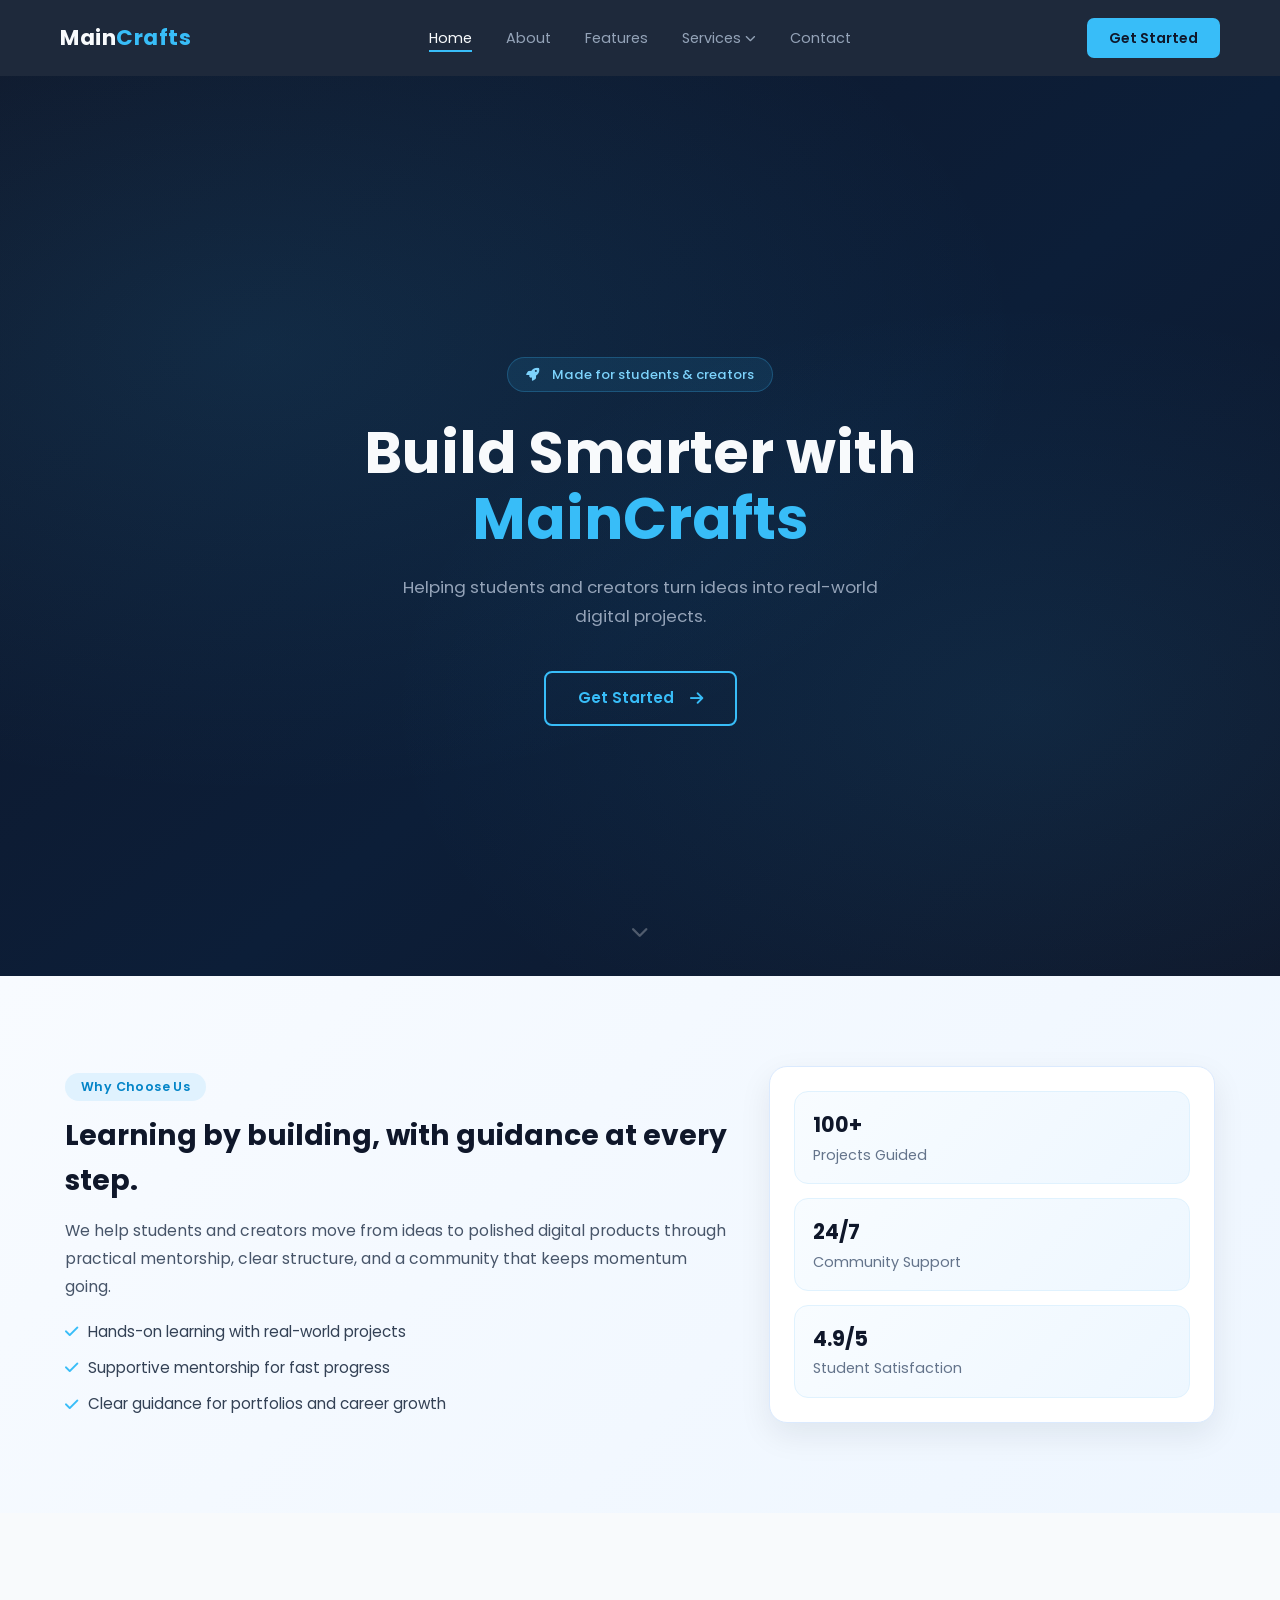
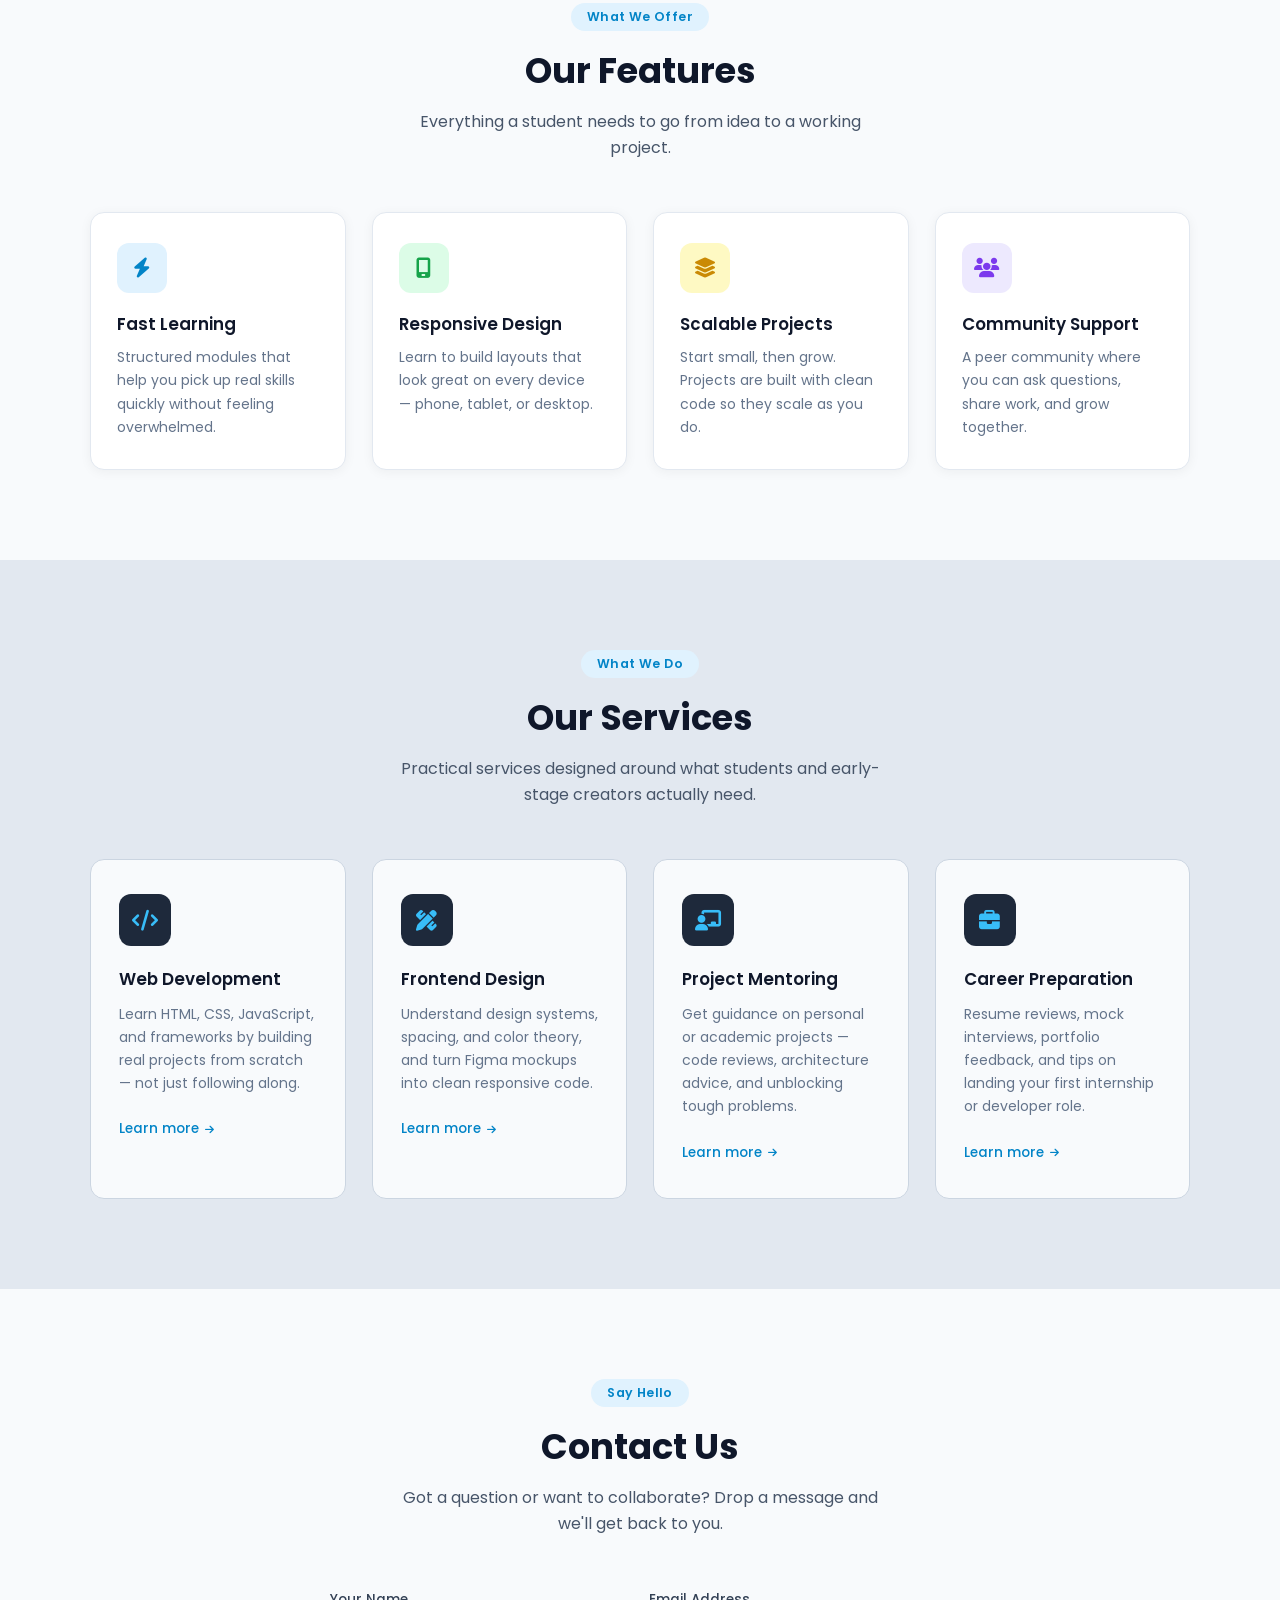
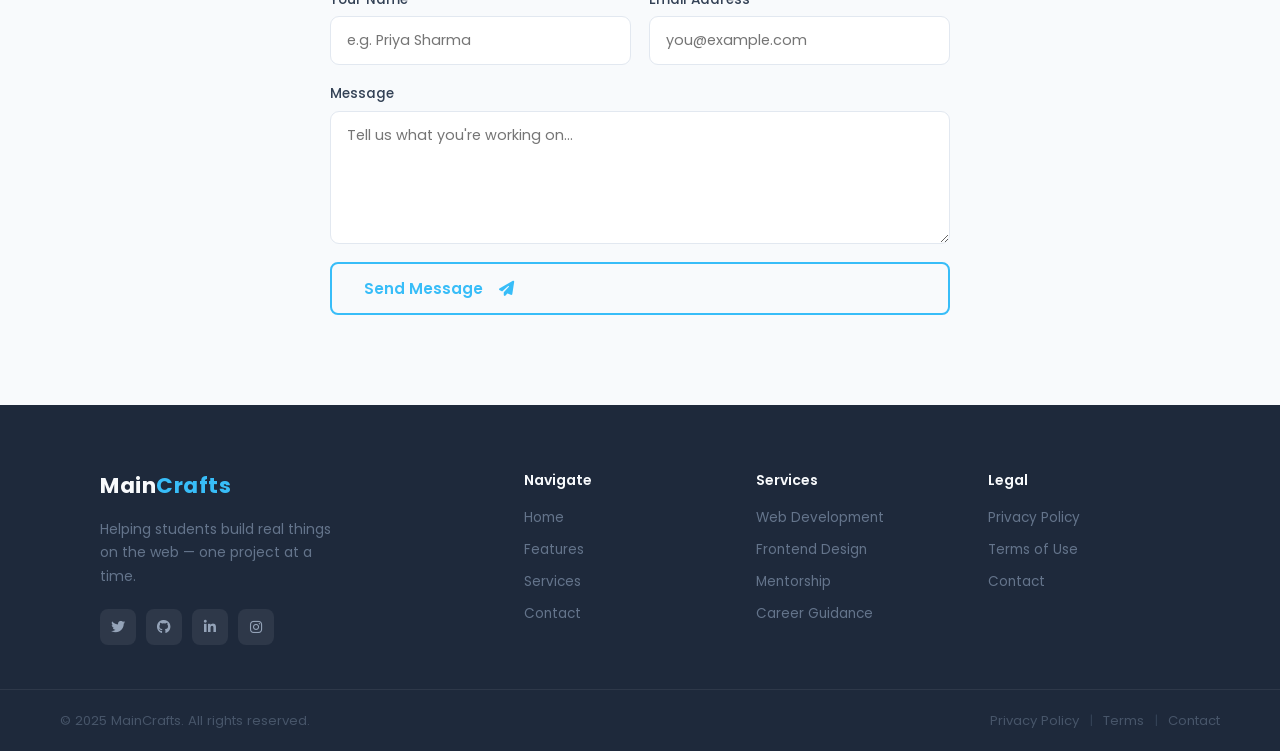
<file: index.html>
<!DOCTYPE html>
<html lang="en">
<head>
  <meta charset="UTF-8" />
  <meta name="viewport" content="width=device-width, initial-scale=1.0" />
  <meta name="description" content="MainCrafts helps students and creators build real digital projects with practical guidance and mentorship." />
  <title>MainCrafts – Build Smarter</title>
  <link rel="icon" type="image/svg+xml" href="images/favicon.svg" />

  <!-- Google Font: Poppins -->
  <link href="https://fonts.googleapis.com/css2?family=Poppins:wght@300;400;500;600;700&display=swap" rel="stylesheet" />

  <!-- Font Awesome 6 -->
  <link rel="stylesheet" href="https://cdnjs.cloudflare.com/ajax/libs/font-awesome/6.5.1/css/all.min.css" />

  <!-- Stylesheet -->
  <link rel="stylesheet" href="css/style.css" />
</head>
<body>

  <!-- ============================================================
       HEADER / STICKY NAVBAR
       Logo (left) · Nav links (centre) · CTA button (right)
       Hamburger button appears on mobile screens.
  ============================================================ -->
  <header id="navbar">

    <!-- Brand name -->
    <div class="logo">Main<span>Crafts</span></div>

    <!-- Navigation menu (hidden on mobile until hamburger is clicked) -->
    <nav id="mainNav">
      <ul>
        <li><a href="#hero"     class="nav-link active">Home</a></li>
        <li><a href="#about"    class="nav-link">About</a></li>
        <li><a href="#features" class="nav-link">Features</a></li>

        <!-- Services with dropdown -->
        <li class="dropdown">
          <a href="#services" class="nav-link">
            Services <i class="fas fa-chevron-down fa-xs"></i>
          </a>
          <ul class="dropdown-content">
            <li><a href="#services"><i class="fas fa-code"></i>           Web Development</a></li>
            <li><a href="#services"><i class="fas fa-pen-ruler"></i>      UI/UX Design</a></li>
            <li><a href="#services"><i class="fas fa-chalkboard-user"></i>Mentorship</a></li>
            <li><a href="#services"><i class="fas fa-briefcase"></i>      Career Guidance</a></li>
          </ul>
        </li>

        <li><a href="#contact" class="nav-link">Contact</a></li>
      </ul>
    </nav>

    <!-- Desktop CTA -->
    <a href="#contact" class="nav-cta">Get Started</a>

    <!-- Hamburger button (visible only on mobile) -->
    <button class="menu-toggle" id="menuToggle" aria-label="Toggle menu">
      <i class="fas fa-bars"></i>
    </button>

  </header>


  <!-- ============================================================
       HERO SECTION
       Full-screen dark gradient with a headline, tagline,
       and one CTA button. Subtle glow blobs in background.
  ============================================================ -->
  <section id="hero">

    <div class="hero-content">

      <!-- Small label above the heading -->
      <p class="hero-eyebrow">
        <i class="fas fa-rocket"></i>&nbsp; Made for students &amp; creators
      </p>

      <!-- Main headline — "MainCrafts" highlighted in sky blue -->
      <h1>Build Smarter with <span>MainCrafts</span></h1>

      <!-- Tagline / subheading -->
      <p class="hero-sub">
        Helping students and creators turn ideas into real-world digital projects.
      </p>

      <!-- Primary CTA — smooth scrolls to Features -->
      <a href="#features" class="btn-primary">
        Get Started &nbsp;<i class="fas fa-arrow-right"></i>
      </a>

    </div>

    <!-- Subtle animated arrow hinting user to scroll -->
    <div class="hero-scroll" aria-hidden="true">
      <i class="fas fa-chevron-down"></i>
    </div>

  </section>


  <!-- ============================================================
       ABOUT SECTION
       A short intro with supporting points and highlight stats.
  ============================================================ -->
  <section id="about">
    <div class="about-grid">
      <div class="about-copy">
        <span class="section-tag">Why Choose Us</span>
        <h2>Learning by building, with guidance at every step.</h2>
        <p>We help students and creators move from ideas to polished digital products through practical mentorship, clear structure, and a community that keeps momentum going.</p>

        <ul class="about-list">
          <li><i class="fas fa-check"></i> Hands-on learning with real-world projects</li>
          <li><i class="fas fa-check"></i> Supportive mentorship for fast progress</li>
          <li><i class="fas fa-check"></i> Clear guidance for portfolios and career growth</li>
        </ul>
      </div>

      <div class="about-panel">
        <div class="stat-card">
          <strong>100+</strong>
          <span>Projects Guided</span>
        </div>
        <div class="stat-card">
          <strong>24/7</strong>
          <span>Community Support</span>
        </div>
        <div class="stat-card">
          <strong>4.9/5</strong>
          <span>Student Satisfaction</span>
        </div>
      </div>
    </div>
  </section>


  <!-- ============================================================
       FEATURES SECTION
       4 cards: Fast Learning · Responsive Design ·
       Scalable Projects · Community Support
  ============================================================ -->
  <section id="features">

    <div class="section-header">
      <span class="section-tag">What We Offer</span>
      <h2>Our Features</h2>
      <p>Everything a student needs to go from idea to a working project.</p>
    </div>

    <div class="cards-grid">

      <div class="card">
        <div class="card-icon" style="background:#e0f2fe;color:#0284c7;">
          <i class="fas fa-bolt"></i>
        </div>
        <h3>Fast Learning</h3>
        <p>Structured modules that help you pick up real skills quickly without feeling overwhelmed.</p>
      </div>

      <div class="card">
        <div class="card-icon" style="background:#dcfce7;color:#16a34a;">
          <i class="fas fa-mobile-screen"></i>
        </div>
        <h3>Responsive Design</h3>
        <p>Learn to build layouts that look great on every device — phone, tablet, or desktop.</p>
      </div>

      <div class="card">
        <div class="card-icon" style="background:#fef9c3;color:#ca8a04;">
          <i class="fas fa-layer-group"></i>
        </div>
        <h3>Scalable Projects</h3>
        <p>Start small, then grow. Projects are built with clean code so they scale as you do.</p>
      </div>

      <div class="card">
        <div class="card-icon" style="background:#ede9fe;color:#7c3aed;">
          <i class="fas fa-users"></i>
        </div>
        <h3>Community Support</h3>
        <p>A peer community where you can ask questions, share work, and grow together.</p>
      </div>

    </div>

  </section>


  <!-- ============================================================
       SERVICES SECTION
       4 cards: Web Development · Frontend Design ·
       Project Mentoring · Career Preparation
  ============================================================ -->
  <section id="services">

    <div class="section-header">
      <span class="section-tag">What We Do</span>
      <h2>Our Services</h2>
      <p>Practical services designed around what students and early-stage creators actually need.</p>
    </div>

    <div class="cards-grid">

      <div class="service-card">
        <div class="service-icon"><i class="fas fa-code"></i></div>
        <h3>Web Development</h3>
        <p>Learn HTML, CSS, JavaScript, and frameworks by building real projects from scratch — not just following along.</p>
        <a href="#contact" class="card-link">Learn more <i class="fas fa-arrow-right fa-xs"></i></a>
      </div>

      <div class="service-card">
        <div class="service-icon"><i class="fas fa-pen-ruler"></i></div>
        <h3>Frontend Design</h3>
        <p>Understand design systems, spacing, and color theory, and turn Figma mockups into clean responsive code.</p>
        <a href="#contact" class="card-link">Learn more <i class="fas fa-arrow-right fa-xs"></i></a>
      </div>

      <div class="service-card">
        <div class="service-icon"><i class="fas fa-chalkboard-user"></i></div>
        <h3>Project Mentoring</h3>
        <p>Get guidance on personal or academic projects — code reviews, architecture advice, and unblocking tough problems.</p>
        <a href="#contact" class="card-link">Learn more <i class="fas fa-arrow-right fa-xs"></i></a>
      </div>

      <div class="service-card">
        <div class="service-icon"><i class="fas fa-briefcase"></i></div>
        <h3>Career Preparation</h3>
        <p>Resume reviews, mock interviews, portfolio feedback, and tips on landing your first internship or developer role.</p>
        <a href="#contact" class="card-link">Learn more <i class="fas fa-arrow-right fa-xs"></i></a>
      </div>

    </div>

  </section>


  <!-- ============================================================
       CONTACT SECTION
       Name · Email · Message · Send button
       No backend — JS shows a success message on submit.
  ============================================================ -->
  <section id="contact">

    <div class="section-header">
      <span class="section-tag">Say Hello</span>
      <h2>Contact Us</h2>
      <p>Got a question or want to collaborate? Drop a message and we'll get back to you.</p>
    </div>

    <form class="contact-form" id="contactForm" novalidate>

      <div class="form-row">
        <div class="form-group">
          <label for="name">Your Name</label>
          <input type="text" id="name" name="name" placeholder="e.g. Priya Sharma" required />
        </div>
        <div class="form-group">
          <label for="email">Email Address</label>
          <input type="email" id="email" name="email" placeholder="you@example.com" required />
        </div>
      </div>

      <div class="form-group">
        <label for="message">Message</label>
        <textarea id="message" name="message" rows="5"
          placeholder="Tell us what you're working on..." required></textarea>
      </div>

      <button type="submit" class="btn-primary">
        Send Message &nbsp;<i class="fas fa-paper-plane"></i>
      </button>

      <!-- Shown by JS after successful submit -->
      <p class="form-success" id="formSuccess">
        <i class="fas fa-circle-check"></i>&nbsp; Thanks! We'll get back to you soon.
      </p>

    </form>

  </section>


  <!-- ============================================================
       FOOTER
       Brand blurb · Quick links · Services · Legal
       Bottom bar: © 2025 | Privacy Policy | Terms | Contact
  ============================================================ -->
  <footer>

    <div class="footer-inner">

      <!-- Column 1: Brand -->
      <div class="footer-brand">
        <div class="logo">Main<span>Crafts</span></div>
        <p>Helping students build real things on the web — one project at a time.</p>
        <div class="social-links">
          <a href="#" aria-label="Twitter"><i class="fab fa-twitter"></i></a>
          <a href="#" aria-label="GitHub"><i class="fab fa-github"></i></a>
          <a href="#" aria-label="LinkedIn"><i class="fab fa-linkedin-in"></i></a>
          <a href="#" aria-label="Instagram"><i class="fab fa-instagram"></i></a>
        </div>
      </div>

      <!-- Column 2: Navigate -->
      <div class="footer-col">
        <h4>Navigate</h4>
        <a href="#hero">Home</a>
        <a href="#features">Features</a>
        <a href="#services">Services</a>
        <a href="#contact">Contact</a>
      </div>

      <!-- Column 3: Services -->
      <div class="footer-col">
        <h4>Services</h4>
        <a href="#services">Web Development</a>
        <a href="#services">Frontend Design</a>
        <a href="#services">Mentorship</a>
        <a href="#services">Career Guidance</a>
      </div>

      <!-- Column 4: Legal -->
      <div class="footer-col">
        <h4>Legal</h4>
        <a href="#">Privacy Policy</a>
        <a href="#">Terms of Use</a>
        <a href="#contact">Contact</a>
      </div>

    </div>

    <!-- Bottom bar -->
    <div class="footer-bottom">
      <p>&copy; 2025 MainCrafts. All rights reserved.</p>
      <div class="footer-bottom-links">
        <a href="#">Privacy Policy</a>
        <span>|</span>
        <a href="#">Terms</a>
        <span>|</span>
        <a href="#contact">Contact</a>
      </div>
    </div>

  </footer>


  <!-- Fixed back-to-top button (appears after 300px scroll) -->
  <a href="#hero" class="back-to-top" id="backToTop" aria-label="Back to top">
    <i class="fas fa-chevron-up"></i>
  </a>

  <script src="js/script.js"></script>

</body>
</html>
</file>
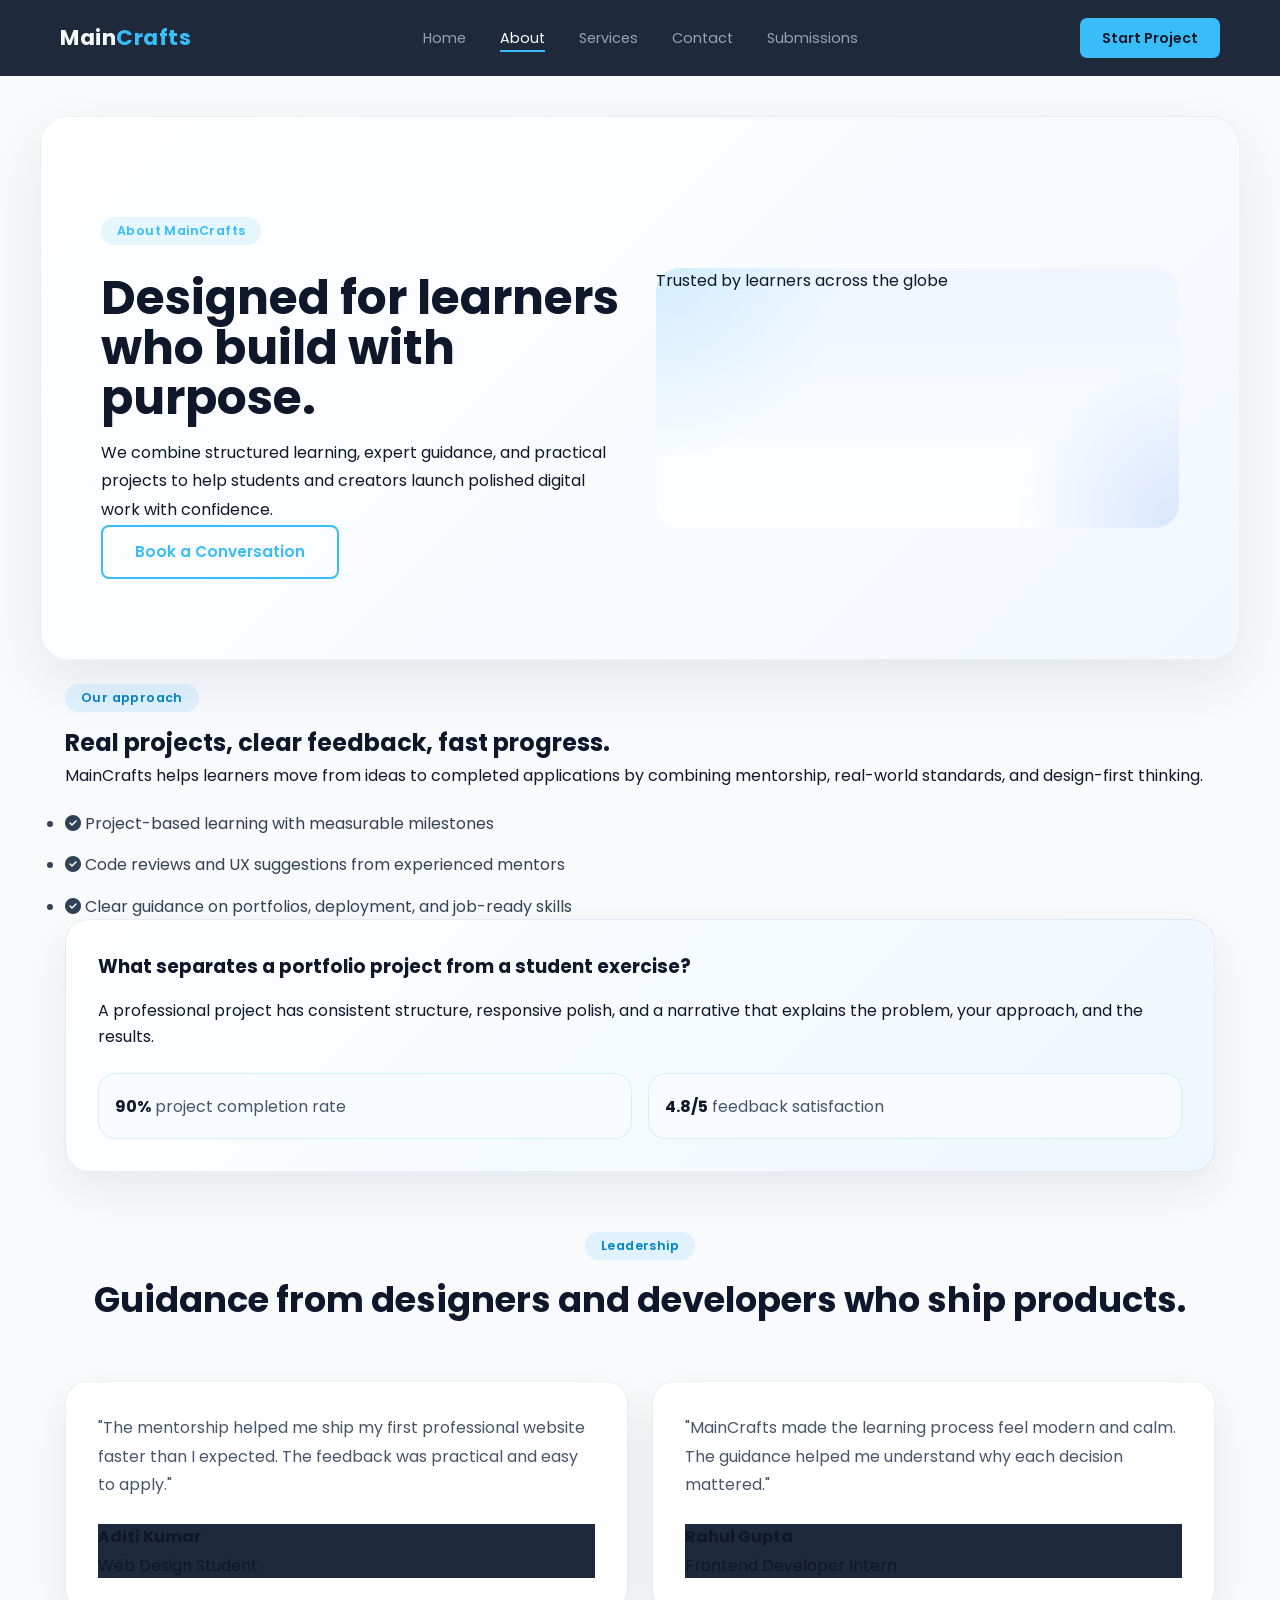
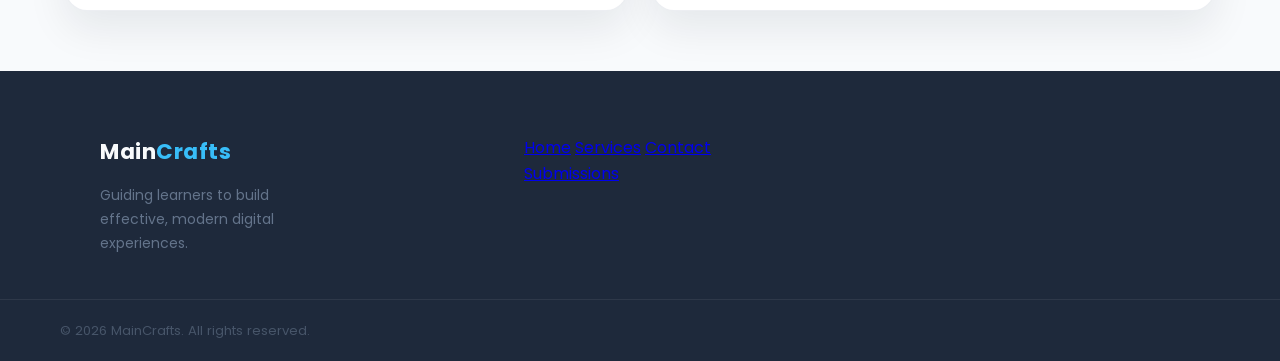
<file: about.html>
<!DOCTYPE html>
<html lang="en">
<head>
  <meta charset="UTF-8" />
  <meta name="viewport" content="width=device-width, initial-scale=1.0" />
  <meta name="description" content="MainCrafts helps students and creators build real digital projects with practical guidance and mentorship." />
  <title>MainCrafts — About</title>
  <link rel="icon" type="image/svg+xml" href="images/favicon.svg" />
  <link href="https://fonts.googleapis.com/css2?family=Poppins:wght@300;400;500;600;700&display=swap" rel="stylesheet" />
  <link rel="stylesheet" href="https://cdnjs.cloudflare.com/ajax/libs/font-awesome/6.5.1/css/all.min.css" />
  <link rel="stylesheet" href="css/style.css" />
</head>
<body>
  <header id="navbar">
    <div class="logo">Main<span>Crafts</span></div>
    <nav id="mainNav">
      <ul>
        <li><a href="index.html" class="nav-link">Home</a></li>
        <li><a href="about.html" class="nav-link active">About</a></li>
        <li><a href="services.html" class="nav-link">Services</a></li>
        <li><a href="contact.html" class="nav-link">Contact</a></li>
        <li><a href="submissions.html" class="nav-link">Submissions</a></li>
      </ul>
    </nav>
    <a href="contact.html" class="nav-cta">Start Project</a>
    <button class="menu-toggle" id="menuToggle" aria-label="Toggle menu">
      <i class="fas fa-bars"></i>
    </button>
  </header>

  <main>
    <section class="page-hero page-hero-light">
      <div class="page-hero-copy">
        <span class="section-tag">About MainCrafts</span>
        <h1>Designed for learners who build with purpose.</h1>
        <p>We combine structured learning, expert guidance, and practical projects to help students and creators launch polished digital work with confidence.</p>
        <a href="contact.html" class="btn-primary">Book a Conversation</a>
      </div>
      <div class="hero-visual hero-visual-about">
        <div class="badge">Trusted by learners across the globe</div>
      </div>
    </section>

    <section class="page-section grid-2">
      <div>
        <span class="section-tag">Our approach</span>
        <h2>Real projects, clear feedback, fast progress.</h2>
        <p>MainCrafts helps learners move from ideas to completed applications by combining mentorship, real-world standards, and design-first thinking.</p>
        <ul class="feature-list">
          <li><i class="fas fa-check-circle"></i> Project-based learning with measurable milestones</li>
          <li><i class="fas fa-check-circle"></i> Code reviews and UX suggestions from experienced mentors</li>
          <li><i class="fas fa-check-circle"></i> Clear guidance on portfolios, deployment, and job-ready skills</li>
        </ul>
      </div>
      <div class="spotlight-card">
        <h3>What separates a portfolio project from a student exercise?</h3>
        <p>A professional project has consistent structure, responsive polish, and a narrative that explains the problem, your approach, and the results.</p>
        <div class="stat-grid">
          <div>
            <strong>90%</strong>
            <span>project completion rate</span>
          </div>
          <div>
            <strong>4.8/5</strong>
            <span>feedback satisfaction</span>
          </div>
        </div>
      </div>
    </section>

    <section class="page-section">
      <div class="section-header">
        <span class="section-tag">Leadership</span>
        <h2>Guidance from designers and developers who ship products.</h2>
      </div>
      <div class="testimonials-grid">
        <article class="testimonial-card">
          <p>"The mentorship helped me ship my first professional website faster than I expected. The feedback was practical and easy to apply."</p>
          <footer>
            <strong>Aditi Kumar</strong>
            <span>Web Design Student</span>
          </footer>
        </article>
        <article class="testimonial-card">
          <p>"MainCrafts made the learning process feel modern and calm. The guidance helped me understand why each decision mattered."</p>
          <footer>
            <strong>Rahul Gupta</strong>
            <span>Frontend Developer Intern</span>
          </footer>
        </article>
      </div>
    </section>
  </main>

  <footer>
    <div class="footer-inner">
      <div class="footer-brand">
        <div class="logo">Main<span>Crafts</span></div>
        <p>Guiding learners to build effective, modern digital experiences.</p>
      </div>
      <div class="footer-links">
        <a href="index.html">Home</a>
        <a href="services.html">Services</a>
        <a href="contact.html">Contact</a>
        <a href="submissions.html">Submissions</a>
      </div>
    </div>
    <div class="footer-bottom">
      <p>&copy; 2026 MainCrafts. All rights reserved.</p>
    </div>
  </footer>

  <div class="toast-container" id="toastContainer"></div>
  <script src="js/script.js"></script>
</body>
</html>
</file>
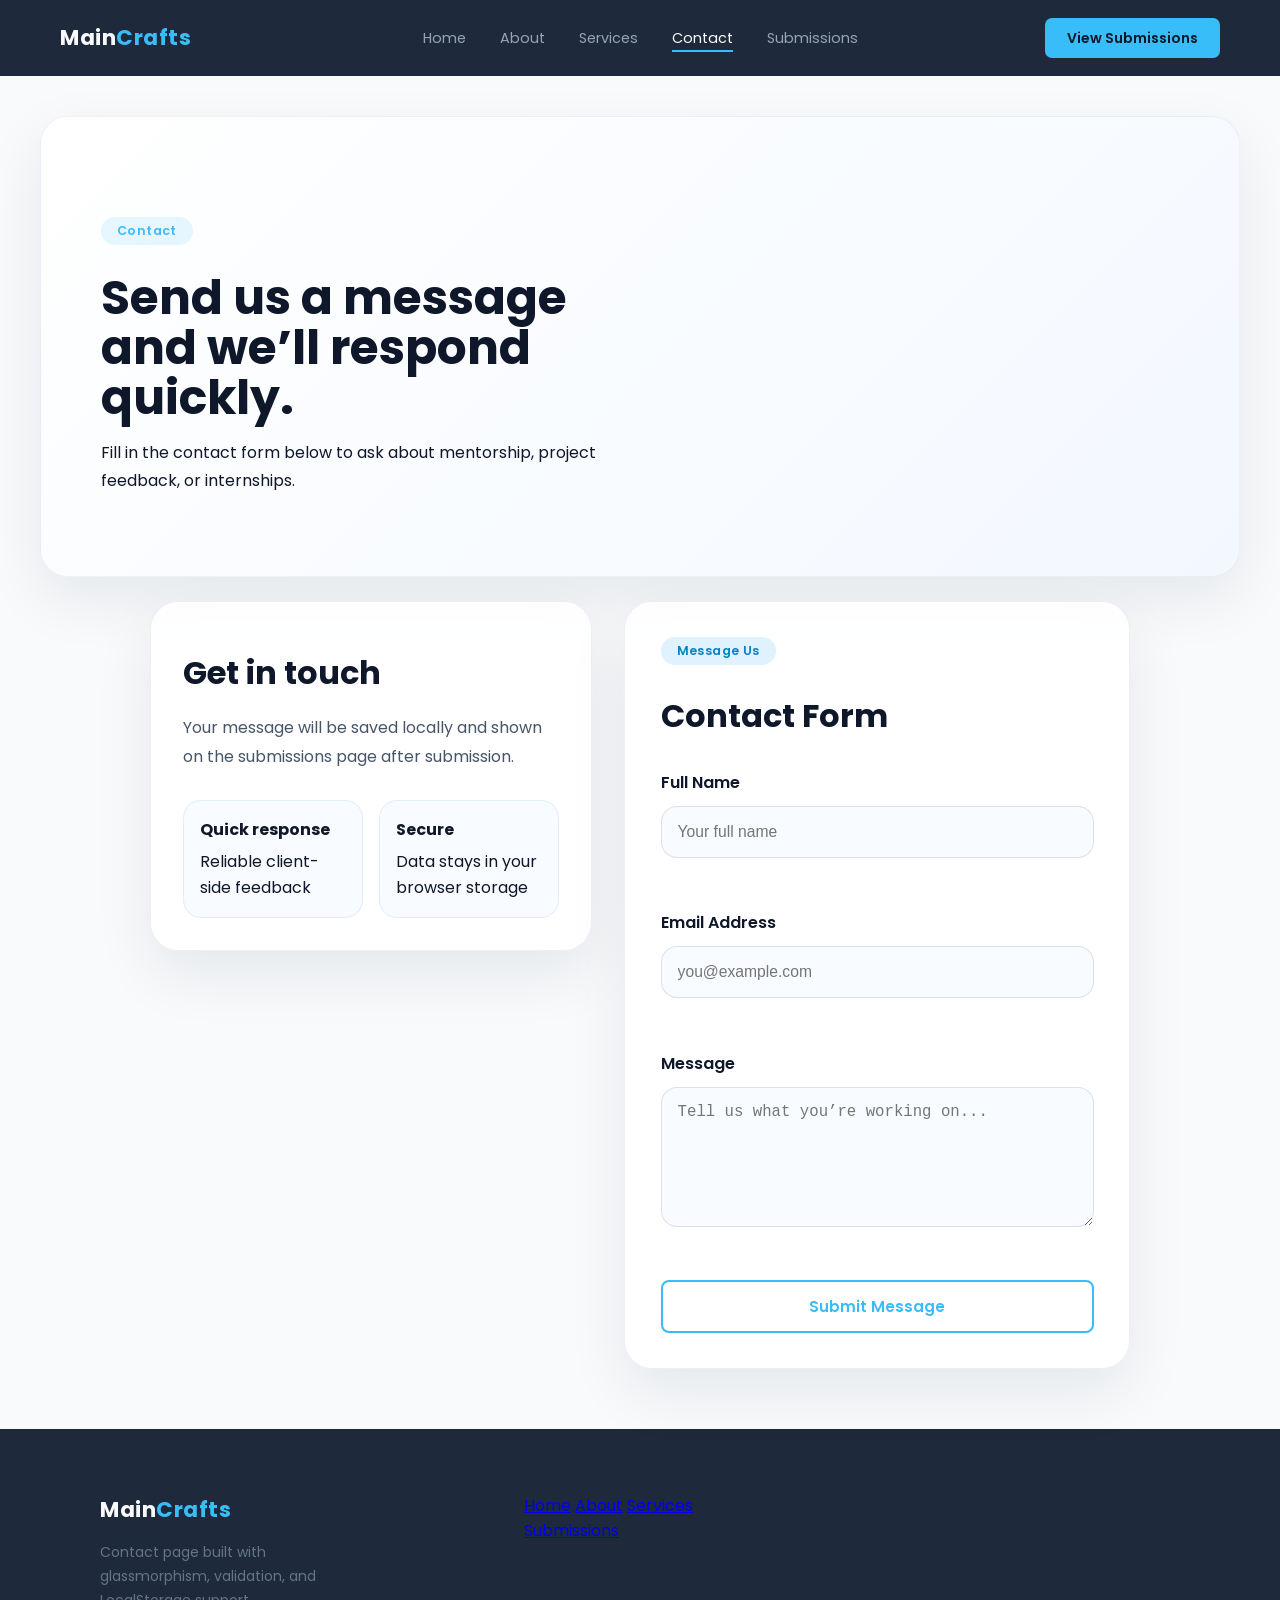
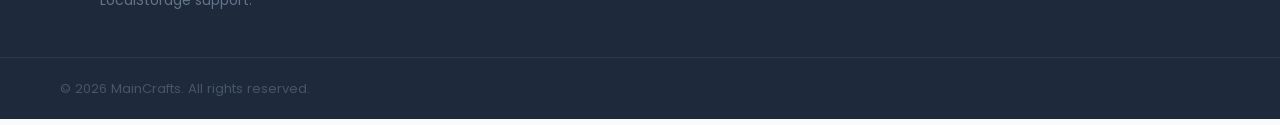
<file: contact.html>
<!DOCTYPE html>
<html lang="en">
<head>
  <meta charset="UTF-8" />
  <meta name="viewport" content="width=device-width, initial-scale=1.0" />
  <meta name="description" content="Contact MainCrafts for mentorship, project guidance, and career support." />
  <title>MainCrafts — Contact</title>
  <link rel="icon" type="image/svg+xml" href="images/favicon.svg" />
  <link href="https://fonts.googleapis.com/css2?family=Poppins:wght@300;400;500;600;700&display=swap" rel="stylesheet" />
  <link rel="stylesheet" href="https://cdnjs.cloudflare.com/ajax/libs/font-awesome/6.5.1/css/all.min.css" />
  <link rel="stylesheet" href="css/style.css" />
  <link rel="stylesheet" href="css/contact.css" />
</head>
<body>
  <header id="navbar">
    <div class="logo">Main<span>Crafts</span></div>
    <nav id="mainNav">
      <ul>
        <li><a href="index.html" class="nav-link">Home</a></li>
        <li><a href="about.html" class="nav-link">About</a></li>
        <li><a href="services.html" class="nav-link">Services</a></li>
        <li><a href="contact.html" class="nav-link active">Contact</a></li>
        <li><a href="submissions.html" class="nav-link">Submissions</a></li>
      </ul>
    </nav>
    <a href="submissions.html" class="nav-cta">View Submissions</a>
    <button class="menu-toggle" id="menuToggle" aria-label="Toggle menu">
      <i class="fas fa-bars"></i>
    </button>
  </header>

  <main class="contact-page-shell">
    <section class="page-hero page-hero-light contact-hero">
      <div class="page-hero-copy">
        <span class="section-tag">Contact</span>
        <h1>Send us a message and we’ll respond quickly.</h1>
        <p>Fill in the contact form below to ask about mentorship, project feedback, or internships.</p>
      </div>
    </section>

    <section class="page-section page-section-narrow">
      <div class="contact-grid">
        <article class="contact-panel">
          <h2>Get in touch</h2>
          <p>Your message will be saved locally and shown on the submissions page after submission.</p>
          <div class="contact-stats">
            <div>
              <strong>Quick response</strong>
              <span>Reliable client-side feedback</span>
            </div>
            <div>
              <strong>Secure</strong>
              <span>Data stays in your browser storage</span>
            </div>
          </div>
        </article>

        <article class="contact-form-card">
          <form id="contactForm" novalidate>
            <div class="form-heading">
              <span class="section-tag">Message Us</span>
              <h2>Contact Form</h2>
            </div>

            <div class="input-group">
              <label for="name">Full Name</label>
              <input type="text" id="name" name="name" placeholder="Your full name" autocomplete="name" />
              <p class="input-message" id="nameError"></p>
            </div>

            <div class="input-group">
              <label for="email">Email Address</label>
              <input type="email" id="email" name="email" placeholder="you@example.com" autocomplete="email" />
              <p class="input-message" id="emailError"></p>
            </div>

            <div class="input-group">
              <label for="message">Message</label>
              <textarea id="message" name="message" rows="6" placeholder="Tell us what you’re working on..."></textarea>
              <p class="input-message" id="messageError"></p>
            </div>

            <button type="submit" class="btn-primary btn-full">Submit Message</button>
          </form>
        </article>
      </div>
    </section>
  </main>

  <footer>
    <div class="footer-inner">
      <div class="footer-brand">
        <div class="logo">Main<span>Crafts</span></div>
        <p>Contact page built with glassmorphism, validation, and LocalStorage support.</p>
      </div>
      <div class="footer-links">
        <a href="index.html">Home</a>
        <a href="about.html">About</a>
        <a href="services.html">Services</a>
        <a href="submissions.html">Submissions</a>
      </div>
    </div>
    <div class="footer-bottom">
      <p>&copy; 2026 MainCrafts. All rights reserved.</p>
    </div>
  </footer>

  <div class="toast-container" id="toastContainer"></div>
  <script src="js/script.js"></script>
  <script type="module" src="js/contact.js"></script>
</body>
</html>
</file>
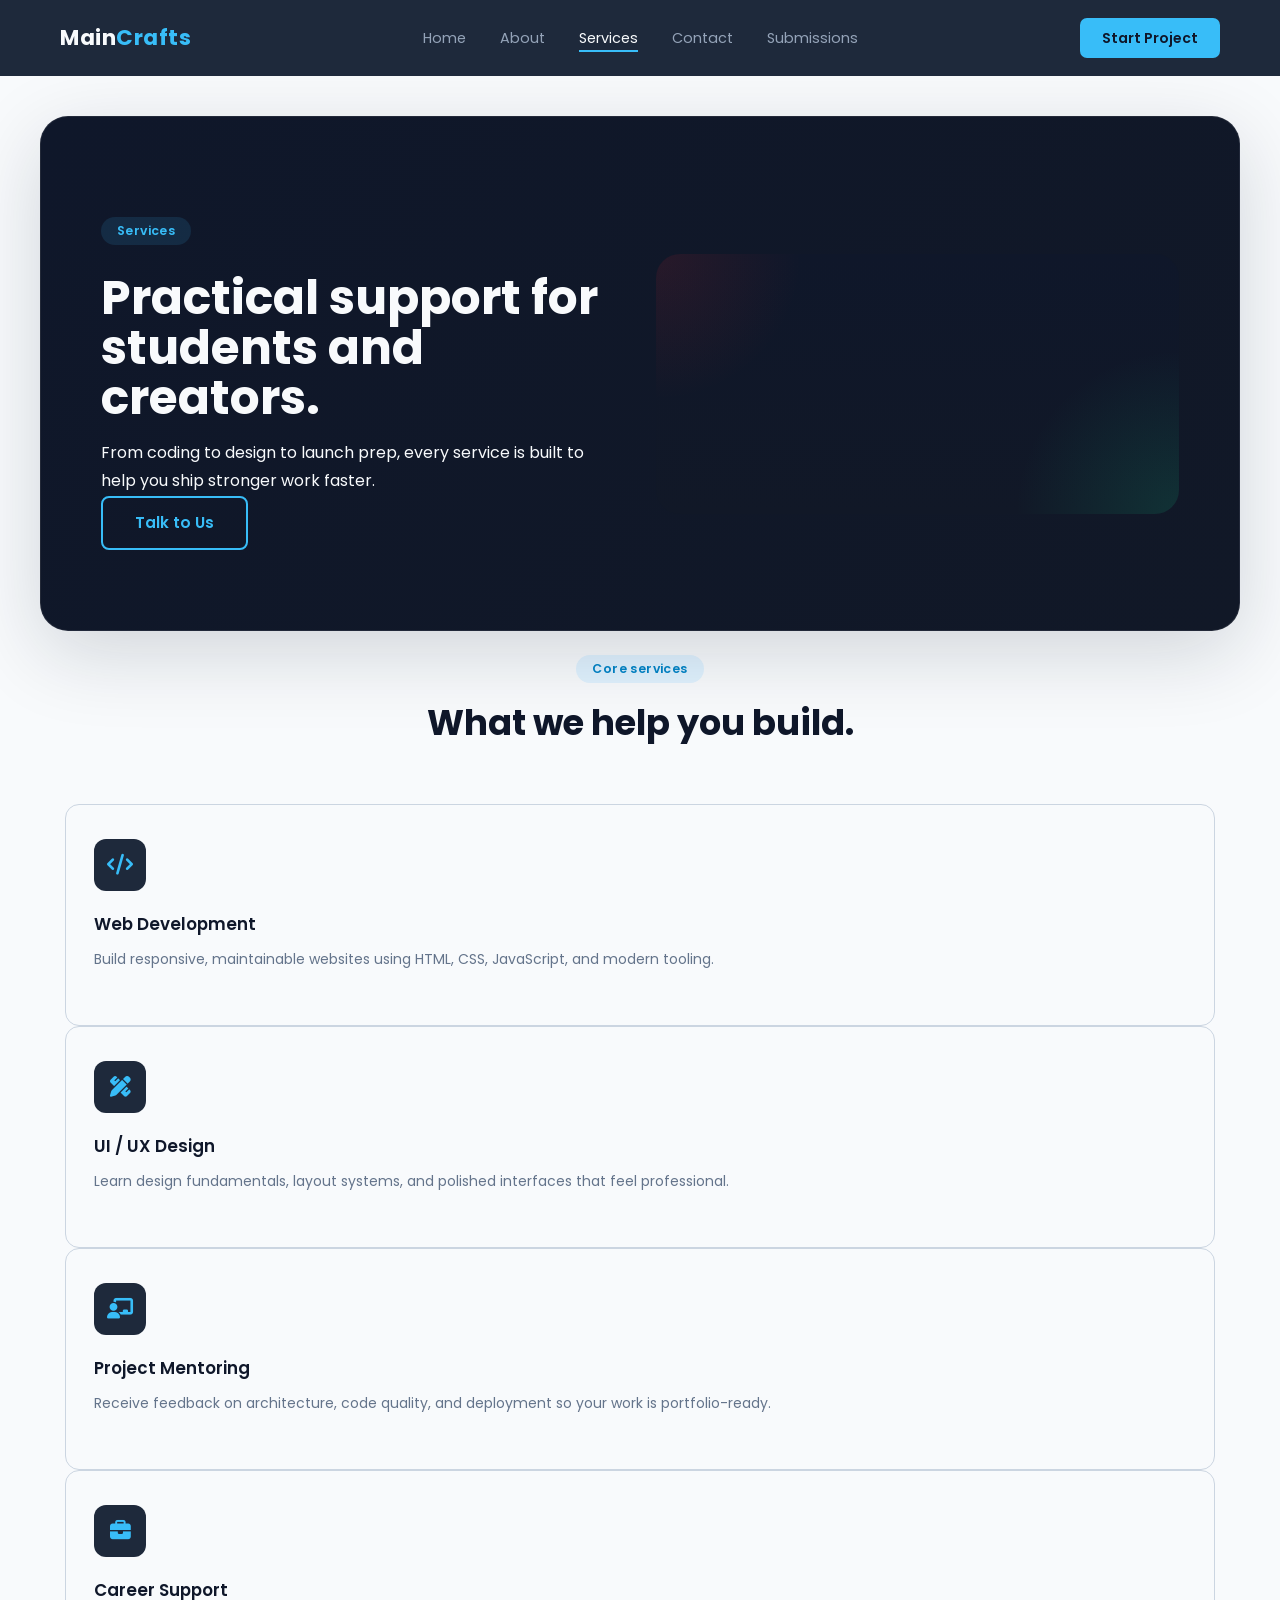
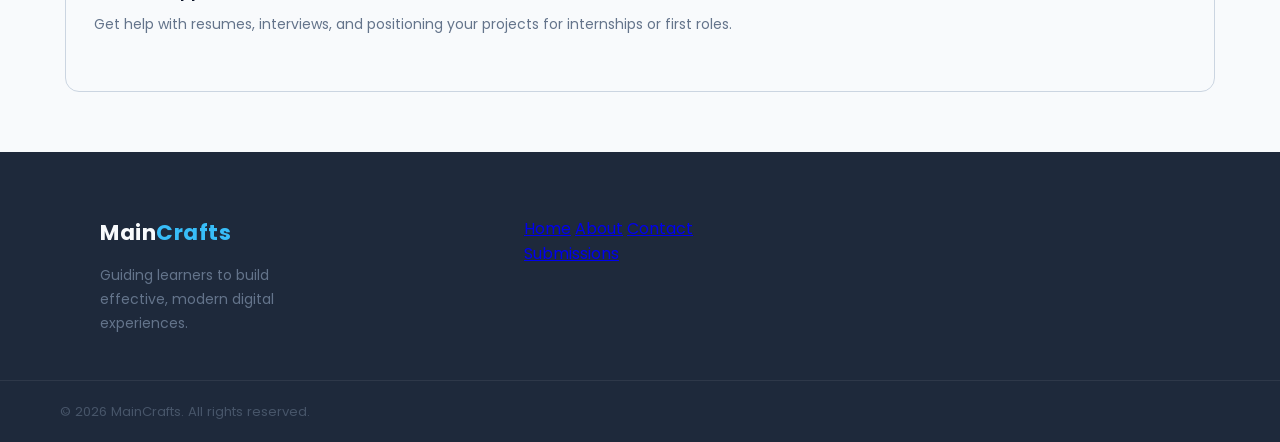
<file: services.html>
<!DOCTYPE html>
<html lang="en">
<head>
  <meta charset="UTF-8" />
  <meta name="viewport" content="width=device-width, initial-scale=1.0" />
  <meta name="description" content="MainCrafts offers web development, UX design, mentoring, and career support for student creators." />
  <title>MainCrafts — Services</title>
  <link rel="icon" type="image/svg+xml" href="images/favicon.svg" />
  <link href="https://fonts.googleapis.com/css2?family=Poppins:wght@300;400;500;600;700&display=swap" rel="stylesheet" />
  <link rel="stylesheet" href="https://cdnjs.cloudflare.com/ajax/libs/font-awesome/6.5.1/css/all.min.css" />
  <link rel="stylesheet" href="css/style.css" />
</head>
<body>
  <header id="navbar">
    <div class="logo">Main<span>Crafts</span></div>
    <nav id="mainNav">
      <ul>
        <li><a href="index.html" class="nav-link">Home</a></li>
        <li><a href="about.html" class="nav-link">About</a></li>
        <li><a href="services.html" class="nav-link active">Services</a></li>
        <li><a href="contact.html" class="nav-link">Contact</a></li>
        <li><a href="submissions.html" class="nav-link">Submissions</a></li>
      </ul>
    </nav>
    <a href="contact.html" class="nav-cta">Start Project</a>
    <button class="menu-toggle" id="menuToggle" aria-label="Toggle menu">
      <i class="fas fa-bars"></i>
    </button>
  </header>

  <main>
    <section class="page-hero page-hero-dark">
      <div class="page-hero-copy">
        <span class="section-tag">Services</span>
        <h1>Practical support for students and creators.</h1>
        <p>From coding to design to launch prep, every service is built to help you ship stronger work faster.</p>
        <a href="contact.html" class="btn-primary">Talk to Us</a>
      </div>
      <div class="hero-visual hero-visual-services"></div>
    </section>

    <section class="page-section">
      <div class="section-header">
        <span class="section-tag">Core services</span>
        <h2>What we help you build.</h2>
      </div>
      <div class="services-grid">
        <article class="service-card feature-card">
          <div class="service-icon service-icon-blue"><i class="fas fa-code"></i></div>
          <h3>Web Development</h3>
          <p>Build responsive, maintainable websites using HTML, CSS, JavaScript, and modern tooling.</p>
        </article>
        <article class="service-card feature-card">
          <div class="service-icon service-icon-purple"><i class="fas fa-pen-ruler"></i></div>
          <h3>UI / UX Design</h3>
          <p>Learn design fundamentals, layout systems, and polished interfaces that feel professional.</p>
        </article>
        <article class="service-card feature-card">
          <div class="service-icon service-icon-green"><i class="fas fa-chalkboard-user"></i></div>
          <h3>Project Mentoring</h3>
          <p>Receive feedback on architecture, code quality, and deployment so your work is portfolio-ready.</p>
        </article>
        <article class="service-card feature-card">
          <div class="service-icon service-icon-gold"><i class="fas fa-briefcase"></i></div>
          <h3>Career Support</h3>
          <p>Get help with resumes, interviews, and positioning your projects for internships or first roles.</p>
        </article>
      </div>
    </section>
  </main>

  <footer>
    <div class="footer-inner">
      <div class="footer-brand">
        <div class="logo">Main<span>Crafts</span></div>
        <p>Guiding learners to build effective, modern digital experiences.</p>
      </div>
      <div class="footer-links">
        <a href="index.html">Home</a>
        <a href="about.html">About</a>
        <a href="contact.html">Contact</a>
        <a href="submissions.html">Submissions</a>
      </div>
    </div>
    <div class="footer-bottom">
      <p>&copy; 2026 MainCrafts. All rights reserved.</p>
    </div>
  </footer>

  <div class="toast-container" id="toastContainer"></div>
  <script src="js/script.js"></script>
</body>
</html>
</file>
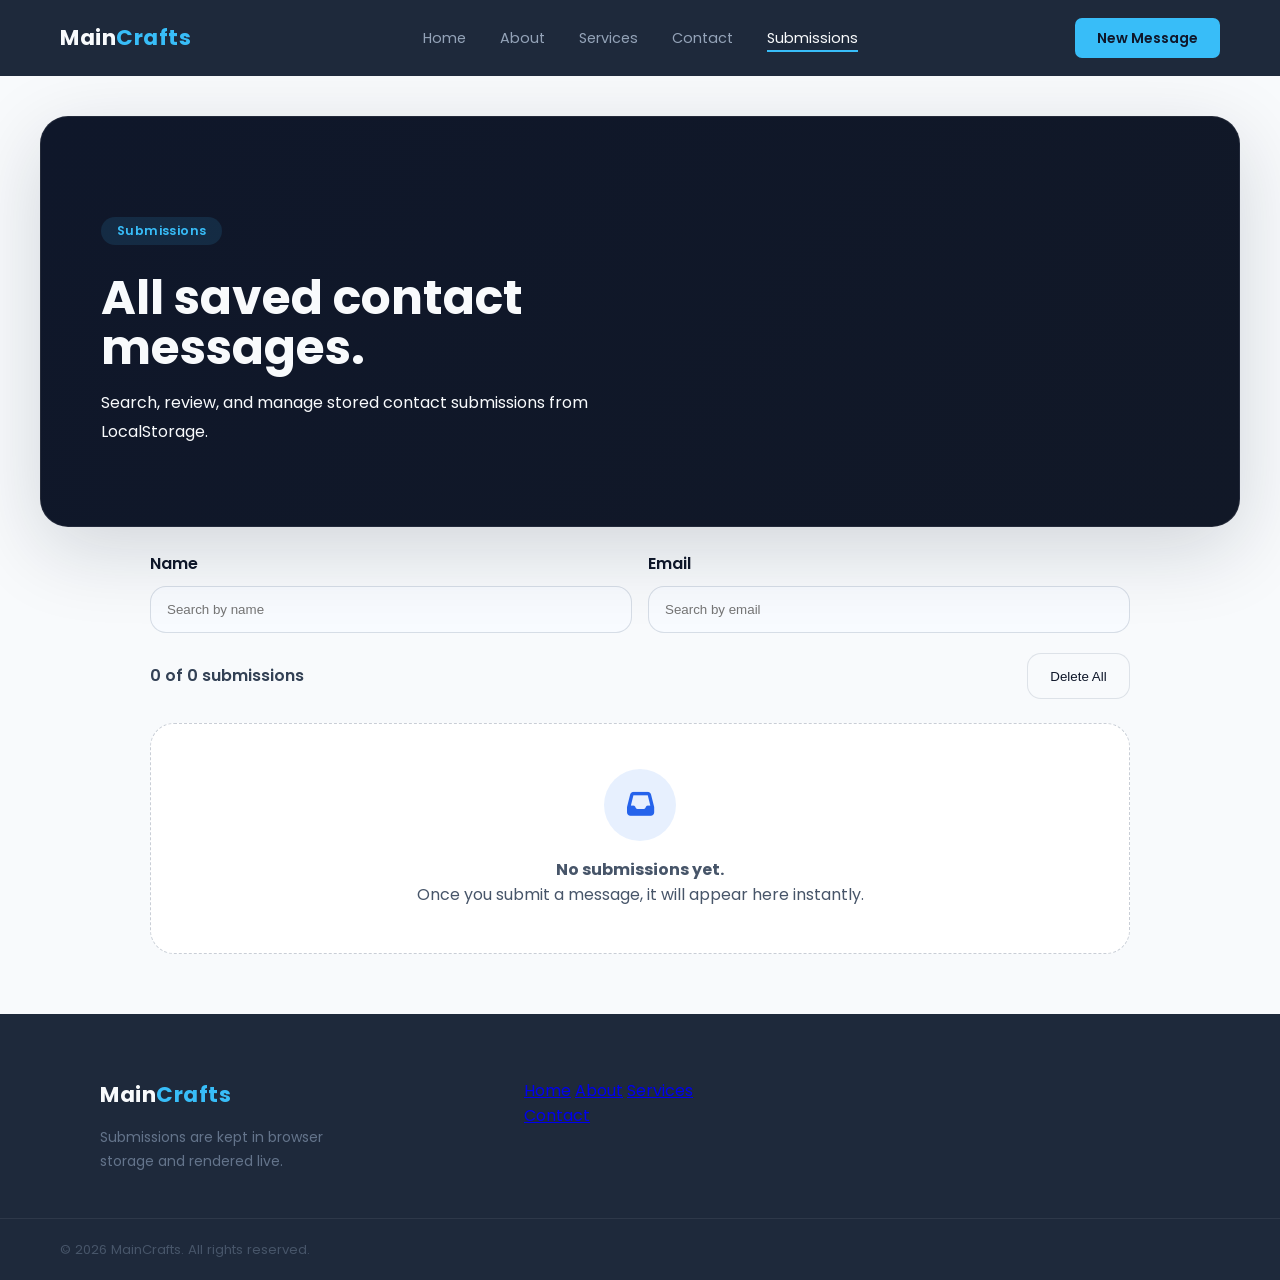
<file: submissions.html>
<!DOCTYPE html>
<html lang="en">
<head>
  <meta charset="UTF-8" />
  <meta name="viewport" content="width=device-width, initial-scale=1.0" />
  <meta name="description" content="Review saved contact submissions from MainCrafts with live search and deletion controls." />
  <title>MainCrafts — Submissions</title>
  <link rel="icon" type="image/svg+xml" href="images/favicon.svg" />
  <link href="https://fonts.googleapis.com/css2?family=Poppins:wght@300;400;500;600;700&display=swap" rel="stylesheet" />
  <link rel="stylesheet" href="https://cdnjs.cloudflare.com/ajax/libs/font-awesome/6.5.1/css/all.min.css" />
  <link rel="stylesheet" href="css/style.css" />
  <link rel="stylesheet" href="css/submissions.css" />
</head>
<body>
  <header id="navbar">
    <div class="logo">Main<span>Crafts</span></div>
    <nav id="mainNav">
      <ul>
        <li><a href="index.html" class="nav-link">Home</a></li>
        <li><a href="about.html" class="nav-link">About</a></li>
        <li><a href="services.html" class="nav-link">Services</a></li>
        <li><a href="contact.html" class="nav-link">Contact</a></li>
        <li><a href="submissions.html" class="nav-link active">Submissions</a></li>
      </ul>
    </nav>
    <a href="contact.html" class="nav-cta">New Message</a>
    <button class="menu-toggle" id="menuToggle" aria-label="Toggle menu">
      <i class="fas fa-bars"></i>
    </button>
  </header>

  <main class="submissions-page-shell">
    <section class="page-hero page-hero-dark submissions-hero">
      <div class="page-hero-copy">
        <span class="section-tag">Submissions</span>
        <h1>All saved contact messages.</h1>
        <p>Search, review, and manage stored contact submissions from LocalStorage.</p>
      </div>
    </section>

    <section class="page-section page-section-narrow">
      <div class="submissions-actions">
        <div class="search-grid">
          <label>
            <span>Name</span>
            <input type="search" id="searchName" placeholder="Search by name" autocomplete="off" />
          </label>
          <label>
            <span>Email</span>
            <input type="search" id="searchEmail" placeholder="Search by email" autocomplete="off" />
          </label>
        </div>
        <div class="actions-row">
          <div class="submission-summary">
            <span id="submissionCount">0 submissions</span>
          </div>
          <button class="btn-secondary" id="deleteAll">Delete All</button>
        </div>
      </div>

      <div class="submissions-loader" id="pageLoader" aria-hidden="true">
        <div class="loader-ring"></div>
        <span>Loading submissions...</span>
      </div>

      <div id="submissionsList" class="submissions-list"></div>
    </section>
  </main>

  <footer>
    <div class="footer-inner">
      <div class="footer-brand">
        <div class="logo">Main<span>Crafts</span></div>
        <p>Submissions are kept in browser storage and rendered live.</p>
      </div>
      <div class="footer-links">
        <a href="index.html">Home</a>
        <a href="about.html">About</a>
        <a href="services.html">Services</a>
        <a href="contact.html">Contact</a>
      </div>
    </div>
    <div class="footer-bottom">
      <p>&copy; 2026 MainCrafts. All rights reserved.</p>
    </div>
  </footer>

  <div class="toast-container" id="toastContainer"></div>
  <script src="js/script.js"></script>
  <script type="module" src="js/submissions.js"></script>
</body>
</html>
</file>
<file: css/style.css>
/* ============================================================
   RESET & BASE
   Remove default browser margin/padding,
   set box-sizing and base font.
============================================================ */
*, *::before, *::after {
  margin: 0;
  padding: 0;
  box-sizing: border-box;
}

html {
  scroll-behavior: smooth;
}

body {
  font-family: 'Poppins', sans-serif;
  background: #F8FAFC;
  color: #0F172A;
  line-height: 1.6;
}

/* ============================================================
   COLOR REFERENCE
   #0F172A  very dark navy   – text, hero bg
   #1E293B  dark slate       – navbar, footer, service icons
   #38BDF8  sky blue         – accent colour throughout
   #F8FAFC  near white       – section backgrounds
   #E2E8F0  light grey       – borders, alternate section bg
============================================================ */


/* ============================================================
   REUSABLE: BUTTON
============================================================ */
.btn-primary {
  display: inline-flex;
  align-items: center;
  gap: 8px;
  background: transparent;
  color: #38BDF8;
  padding: 13px 32px;
  border-radius: 8px;
  border: 2px solid #38BDF8;
  font-family: 'Poppins', sans-serif;
  font-size: 0.95rem;
  font-weight: 600;
  text-decoration: none;
  cursor: pointer;
  transition: background 0.25s, color 0.25s, transform 0.2s;
}

.btn-primary:hover {
  background: #38BDF8;
  color: #0F172A;
  transform: translateY(-2px);
}


/* ============================================================
   REUSABLE: SECTION HEADER
   Used above each content section.
============================================================ */
.section-header {
  text-align: center;
  margin-bottom: 52px;
}

/* Pill label above heading */
.section-tag {
  display: inline-block;
  background: #e0f2fe;
  color: #0284c7;
  padding: 4px 16px;
  border-radius: 50px;
  font-size: 0.78rem;
  font-weight: 600;
  letter-spacing: 0.4px;
  margin-bottom: 12px;
}

.section-header h2 {
  font-size: clamp(1.75rem, 3vw, 2.2rem);
  font-weight: 700;
  color: #0F172A;
  margin-bottom: 10px;
}

.section-header p {
  color: #475569;
  font-size: 1rem;
  max-width: 500px;
  margin: 0 auto;
}


/* ============================================================
   NAVBAR
   Sticky, 3-column grid: logo | nav | cta + hamburger
============================================================ */
header {
  display: grid;
  grid-template-columns: 1fr auto 1fr;
  align-items: center;
  padding: 18px 60px;
  background: #1E293B;
  position: sticky;
  top: 0;
  width: 100%;
  z-index: 1000;
  transition: padding 0.3s, box-shadow 0.3s;
}

/* Shadow added by JS on scroll */
header.scrolled {
  padding: 13px 60px;
  box-shadow: 0 4px 24px rgba(0, 0, 0, 0.4);
}

/* Logo text */
.logo {
  font-size: 1.35rem;
  font-weight: 700;
  color: #F8FAFC;
  letter-spacing: 0.5px;
  user-select: none;
}

.logo span {
  color: #38BDF8;
}

/* Nav centred in middle column */
nav {
  justify-self: center;
}

nav ul {
  display: flex;
  list-style: none;
  gap: 34px;
  align-items: center;
}

/* Nav links */
nav a {
  color: #94a3b8;
  text-decoration: none;
  font-size: 0.9rem;
  font-weight: 400;
  position: relative;
  transition: color 0.25s;
  white-space: nowrap;
}

/* Sliding underline on hover / active */
nav a::after {
  content: '';
  position: absolute;
  bottom: -4px;
  left: 0;
  width: 0;
  height: 2px;
  background: #38BDF8;
  transition: width 0.3s;
}

nav a:hover,
nav a.active {
  color: #F8FAFC;
}

nav a:hover::after,
nav a.active::after {
  width: 100%;
}

/* ── Dropdown ── */
.dropdown {
  position: relative;
}

.dropdown-content {
  display: none;
  position: absolute;
  top: calc(100% + 14px);
  left: 50%;
  transform: translateX(-50%);
  background: #F8FAFC;
  min-width: 210px;
  border-radius: 10px;
  border: 1px solid #E2E8F0;
  box-shadow: 0 8px 28px rgba(0, 0, 0, 0.13);
  list-style: none;
  overflow: hidden;
  z-index: 500;
}

.dropdown:hover .dropdown-content {
  display: block;
}

.dropdown-content li a {
  display: flex;
  align-items: center;
  gap: 10px;
  padding: 11px 18px;
  color: #1E293B;
  font-size: 0.875rem;
  font-weight: 400;
  text-decoration: none;
  transition: background 0.2s, color 0.2s;
}

/* No underline inside dropdown */
.dropdown-content li a::after {
  display: none;
}

.dropdown-content li a:hover {
  background: #e0f2fe;
  color: #0284c7;
}

.dropdown-content li a i {
  width: 16px;
  text-align: center;
  color: #38BDF8;
  flex-shrink: 0;
}

/* CTA button – right side of navbar */
.nav-cta {
  justify-self: end;
  background: #38BDF8;
  color: #0F172A;
  padding: 9px 22px;
  border-radius: 7px;
  font-size: 0.875rem;
  font-weight: 600;
  text-decoration: none;
  transition: background 0.25s, transform 0.2s;
  white-space: nowrap;
}

.nav-cta:hover {
  background: #7dd3fc;
  transform: scale(1.03);
}

/* Hamburger – hidden on desktop */
.menu-toggle {
  display: none;
  background: none;
  border: none;
  color: #F8FAFC;
  font-size: 1.35rem;
  cursor: pointer;
  justify-self: end;
  padding: 4px 2px;
  line-height: 1;
}


/* ============================================================
   HERO SECTION
============================================================ */
#hero {
  min-height: 100vh;
  display: flex;
  flex-direction: column;
  justify-content: center;
  align-items: center;
  text-align: center;
  padding: 120px 24px 90px;
  background: linear-gradient(140deg, #0F172A 0%, #0c1e38 55%, #0F172A 100%);
  color: #F8FAFC;
  position: relative;
  overflow: hidden;
}

/* Glow blobs – decorative only */
#hero::before {
  content: '';
  position: absolute;
  inset: 0;
  background:
    radial-gradient(ellipse 60% 50% at 20% 30%, rgba(56,189,248,0.1), transparent),
    radial-gradient(ellipse 50% 45% at 80% 70%, rgba(56,189,248,0.08), transparent);
  pointer-events: none;
}

.hero-content {
  position: relative;
  z-index: 1;
  max-width: 680px;
}

/* Pill eyebrow label */
.hero-eyebrow {
  display: inline-flex;
  align-items: center;
  gap: 7px;
  background: rgba(56, 189, 248, 0.1);
  border: 1px solid rgba(56, 189, 248, 0.25);
  color: #7dd3fc;
  padding: 6px 18px;
  border-radius: 50px;
  font-size: 0.82rem;
  font-weight: 500;
  margin-bottom: 28px;
}

#hero h1 {
  font-size: clamp(2.2rem, 5.5vw, 3.6rem);
  font-weight: 700;
  line-height: 1.15;
  color: #F8FAFC;
  margin-bottom: 20px;
}

#hero h1 span {
  color: #38BDF8;
}

.hero-sub {
  font-size: 1.05rem;
  color: #94a3b8;
  max-width: 500px;
  margin: 0 auto 40px;
  line-height: 1.75;
}

/* Bouncing scroll arrow */
.hero-scroll {
  position: absolute;
  bottom: 30px;
  font-size: 1.1rem;
  color: rgba(255, 255, 255, 0.28);
  animation: bounce 2.2s ease-in-out infinite;
  z-index: 1;
}

@keyframes bounce {
  0%, 100% { transform: translateY(0); }
  50%       { transform: translateY(9px); }
}


/* ============================================================
   SHARED CARD GRID
   Used by Features and Services sections.
============================================================ */
.cards-grid {
  display: grid;
  grid-template-columns: repeat(auto-fit, minmax(240px, 1fr));
  gap: 26px;
  max-width: 1100px;
  margin: 0 auto;
}


/* ============================================================
   ABOUT SECTION
============================================================ */
#about {
  padding: 90px 60px;
  background: linear-gradient(135deg, #f8fbff 0%, #eef6ff 100%);
}

.about-grid {
  display: grid;
  grid-template-columns: 1.2fr 0.8fr;
  gap: 36px;
  align-items: center;
  max-width: 1150px;
  margin: 0 auto;
}

.about-copy h2 {
  font-size: clamp(1.7rem, 2.2vw, 2.2rem);
  color: #0F172A;
  margin-bottom: 14px;
}

.about-copy p {
  color: #475569;
  font-size: 0.98rem;
  line-height: 1.8;
  margin-bottom: 18px;
}

.about-list {
  list-style: none;
  display: grid;
  gap: 12px;
  color: #334155;
  font-size: 0.95rem;
}

.about-list li {
  display: flex;
  align-items: center;
  gap: 10px;
}

.about-list i {
  color: #38BDF8;
}

.about-panel {
  background: #ffffff;
  border: 1px solid #dbeafe;
  border-radius: 18px;
  padding: 24px;
  box-shadow: 0 12px 32px rgba(15, 23, 42, 0.08);
  display: grid;
  gap: 14px;
}

.stat-card {
  padding: 16px 18px;
  border-radius: 14px;
  background: linear-gradient(135deg, #f8fcff 0%, #eef7ff 100%);
  border: 1px solid #e0f2fe;
}

.stat-card strong {
  display: block;
  font-size: 1.3rem;
  color: #0F172A;
}

.stat-card span {
  color: #64748b;
  font-size: 0.9rem;
}

/* ============================================================
   FEATURES SECTION
============================================================ */
#features {
  padding: 90px 60px;
  background: #F8FAFC;
}

/* Feature card */
.card {
  background: #ffffff;
  padding: 30px 26px;
  border-radius: 14px;
  border: 1px solid #E2E8F0;
  box-shadow: 0 2px 12px rgba(0, 0, 0, 0.05);
  transition: transform 0.3s, box-shadow 0.3s;
}

.card:hover {
  transform: translateY(-7px);
  box-shadow: 0 14px 36px rgba(0, 0, 0, 0.1);
}

/* Coloured icon badge */
.card-icon {
  width: 50px;
  height: 50px;
  border-radius: 12px;
  display: flex;
  align-items: center;
  justify-content: center;
  font-size: 1.25rem;
  margin-bottom: 18px;
  flex-shrink: 0;
}

.card h3 {
  font-size: 1.05rem;
  font-weight: 600;
  color: #0F172A;
  margin-bottom: 8px;
}

.card p {
  color: #64748b;
  font-size: 0.875rem;
  line-height: 1.65;
}


/* ============================================================
   SERVICES SECTION
============================================================ */
#services {
  padding: 90px 60px;
  background: #E2E8F0;
}

.service-card {
  background: #F8FAFC;
  padding: 34px 28px;
  border-radius: 14px;
  border: 1px solid #cbd5e1;
  transition: transform 0.3s, box-shadow 0.3s, border-color 0.3s;
}

.service-card:hover {
  transform: translateY(-6px);
  box-shadow: 0 14px 36px rgba(0, 0, 0, 0.09);
  border-color: #38BDF8;
}

/* Dark icon badge */
.service-icon {
  width: 52px;
  height: 52px;
  background: #1E293B;
  color: #38BDF8;
  border-radius: 12px;
  display: flex;
  align-items: center;
  justify-content: center;
  font-size: 1.3rem;
  margin-bottom: 20px;
  flex-shrink: 0;
}

.service-card h3 {
  font-size: 1.05rem;
  font-weight: 600;
  color: #0F172A;
  margin-bottom: 10px;
}

.service-card p {
  color: #64748b;
  font-size: 0.875rem;
  line-height: 1.65;
  margin-bottom: 20px;
}

/* "Learn more →" text link */
.card-link {
  display: inline-flex;
  align-items: center;
  gap: 6px;
  color: #0284c7;
  font-size: 0.85rem;
  font-weight: 500;
  text-decoration: none;
  transition: gap 0.2s, color 0.2s;
}

.card-link:hover {
  gap: 10px;
  color: #38BDF8;
}


/* ============================================================
   CONTACT SECTION
============================================================ */
#contact {
  padding: 90px 60px;
  background: #F8FAFC;
}

.contact-form {
  display: flex;
  flex-direction: column;
  gap: 18px;
  max-width: 620px;
  margin: 0 auto;
}

/* Name + Email side-by-side on desktop */
.form-row {
  display: grid;
  grid-template-columns: 1fr 1fr;
  gap: 18px;
}

.form-group {
  display: flex;
  flex-direction: column;
  gap: 6px;
}

.form-group label {
  font-size: 0.85rem;
  font-weight: 500;
  color: #334155;
}

.contact-form input,
.contact-form textarea {
  width: 100%;
  padding: 13px 16px;
  border: 1.5px solid #E2E8F0;
  border-radius: 9px;
  font-family: 'Poppins', sans-serif;
  font-size: 0.9rem;
  color: #0F172A;
  background: #ffffff;
  outline: none;
  transition: border-color 0.3s, box-shadow 0.3s;
}

.contact-form input:focus,
.contact-form textarea:focus {
  border-color: #38BDF8;
  box-shadow: 0 0 0 3px rgba(56, 189, 248, 0.13);
}

.contact-form textarea {
  resize: vertical;
  min-height: 130px;
}

/* Success message shown by JS */
.form-success {
  display: none;
  align-items: center;
  gap: 8px;
  color: #16a34a;
  font-size: 0.9rem;
  font-weight: 500;
}

.form-success.visible {
  display: flex;
}


/* ============================================================
   FOOTER
============================================================ */
footer {
  background: #1E293B;
  color: #94a3b8;
}

/* 4-column grid inside footer */
.footer-inner {
  display: grid;
  grid-template-columns: 2fr 1fr 1fr 1fr;
  gap: 40px;
  padding: 64px 60px 44px;
  max-width: 1200px;
  margin: 0 auto;
}

/* Brand column */
.footer-brand .logo {
  margin-bottom: 14px;
}

.footer-brand p {
  font-size: 0.875rem;
  line-height: 1.7;
  max-width: 240px;
  color: #64748b;
}

/* Social icons */
.social-links {
  display: flex;
  gap: 10px;
  margin-top: 20px;
}

.social-links a {
  width: 36px;
  height: 36px;
  border-radius: 8px;
  background: rgba(255, 255, 255, 0.07);
  color: #94a3b8;
  display: flex;
  align-items: center;
  justify-content: center;
  text-decoration: none;
  font-size: 0.875rem;
  transition: background 0.3s, color 0.3s;
}

.social-links a:hover {
  background: #38BDF8;
  color: #0F172A;
}

/* Link columns */
.footer-col h4 {
  font-size: 0.875rem;
  font-weight: 600;
  color: #F8FAFC;
  margin-bottom: 16px;
}

.footer-col a {
  display: block;
  color: #64748b;
  text-decoration: none;
  font-size: 0.85rem;
  margin-bottom: 10px;
  transition: color 0.25s;
}

.footer-col a:hover {
  color: #38BDF8;
}

/* Bottom bar */
.footer-bottom {
  border-top: 1px solid rgba(255, 255, 255, 0.07);
  display: flex;
  justify-content: space-between;
  align-items: center;
  flex-wrap: wrap;
  gap: 10px;
  padding: 20px 60px;
  font-size: 0.82rem;
  color: #475569;
}

.footer-bottom-links {
  display: flex;
  align-items: center;
  gap: 10px;
}

.footer-bottom-links a {
  color: #475569;
  text-decoration: none;
  transition: color 0.25s;
}

.footer-bottom-links a:hover {
  color: #38BDF8;
}

.footer-bottom-links span {
  color: #334155;
}


/* ============================================================
   BACK TO TOP BUTTON
============================================================ */
.back-to-top {
  position: fixed;
  bottom: 28px;
  right: 28px;
  width: 42px;
  height: 42px;
  background: #38BDF8;
  color: #0F172A;
  border-radius: 9px;
  display: flex;
  align-items: center;
  justify-content: center;
  text-decoration: none;
  font-size: 0.9rem;
  opacity: 0;
  pointer-events: none;
  transition: opacity 0.3s, transform 0.25s;
  z-index: 999;
}

.back-to-top.visible {
  opacity: 1;
  pointer-events: all;
}

.back-to-top:hover {
  transform: translateY(-3px);
}


/* ============================================================
   RESPONSIVE – TABLET  ≤ 960px
============================================================ */
@media (max-width: 960px) {

  header {
    padding: 18px 32px;
  }

  header.scrolled {
    padding: 13px 32px;
  }

  #about,
  #features,
  #services,
  #contact {
    padding: 80px 32px;
  }

  .footer-inner {
    grid-template-columns: 1fr 1fr;
    padding: 48px 32px 32px;
  }

  .footer-bottom {
    padding: 18px 32px;
  }
}


/* ============================================================
   RESPONSIVE – MOBILE  ≤ 768px
   Nav collapses into hamburger menu.
============================================================ */
@media (max-width: 768px) {

  /* Two-column header: logo | hamburger */
  header {
    grid-template-columns: 1fr auto;
    padding: 16px 20px;
    row-gap: 0;
  }

  header.scrolled {
    padding: 13px 20px;
  }

  /* Hide desktop CTA button */
  .nav-cta {
    display: none;
  }

  /* Show hamburger */
  .menu-toggle {
    display: block;
  }

  /* Nav hidden by default on mobile */
  #mainNav {
    display: none;
    grid-column: 1 / -1;
    border-top: 1px solid rgba(255, 255, 255, 0.07);
    padding: 8px 0 14px;
  }

  /* Shown when JS adds .open class */
  #mainNav.open {
    display: block;
  }

  nav ul {
    flex-direction: column;
    align-items: flex-start;
    gap: 0;
  }

  nav a {
    display: block;
    padding: 10px 4px;
    font-size: 0.95rem;
  }

  /* No underline slide animation on mobile */
  nav a::after {
    display: none;
  }

  /* Dropdown becomes a static nested list on mobile */
  .dropdown-content {
    position: static;
    transform: none;
    box-shadow: none;
    border: none;
    border-radius: 0;
    background: rgba(255, 255, 255, 0.04);
    display: none;
    margin-left: 14px;
  }

  /* Shown when JS adds .open class to the <li> */
  .dropdown.open .dropdown-content {
    display: block;
  }

  .dropdown-content li a {
    color: #94a3b8;
    padding: 8px 12px;
    font-size: 0.875rem;
  }

  .dropdown-content li a:hover {
    background: rgba(56, 189, 248, 0.08);
    color: #38BDF8;
  }

  /* Hero */
  #hero {
    padding: 110px 20px 80px;
  }

  /* Sections */
  #about,
  #features,
  #services,
  #contact {
    padding: 64px 20px;
  }

  .about-grid {
    grid-template-columns: 1fr;
  }

  /* Form row stacks vertically */
  .form-row {
    grid-template-columns: 1fr;
  }

  /* Footer */
  .footer-inner {
    grid-template-columns: 1fr;
    padding: 40px 20px 28px;
  }

  .footer-bottom {
    flex-direction: column;
    text-align: center;
    padding: 18px 20px;
    gap: 6px;
  }
}


/* ============================================================
   RESPONSIVE – SMALL MOBILE  ≤ 480px
============================================================ */
@media (max-width: 480px) {

  #hero h1 {
    font-size: 2rem;
  }

  .hero-sub {
    font-size: 0.95rem;
  }

  .cards-grid {
    grid-template-columns: 1fr;
  }

  .back-to-top {
    bottom: 18px;
    right: 18px;
  }
}

/* ============================================================
   PAGE HERO VARIANTS
============================================================ */
.page-hero {
  padding: 100px 60px 80px;
  border-radius: 28px;
  margin: 40px auto 24px;
  max-width: 1200px;
  display: grid;
  grid-template-columns: 1.1fr 0.9fr;
  gap: 2rem;
  align-items: center;
  position: relative;
  overflow: hidden;
}

.page-hero-light {
  background: linear-gradient(135deg, #ffffff 0%, #f3f8ff 100%);
  color: #0f172a;
  border: 1px solid rgba(148, 163, 184, 0.14);
  box-shadow: 0 22px 60px rgba(15, 23, 42, 0.08);
}

.page-hero-dark {
  background: linear-gradient(135deg, #0f172a 0%, #111827 100%);
  color: #f8fafc;
  border: 1px solid rgba(255, 255, 255, 0.08);
  box-shadow: 0 22px 80px rgba(15, 23, 42, 0.16);
}

.page-hero-copy {
  max-width: 580px;
}

.page-hero-copy .section-tag {
  background: rgba(56, 189, 248, 0.12);
  color: #38bdf8;
}

.page-hero-copy h1 {
  font-size: clamp(2.1rem, 3.7vw, 3.2rem);
  margin: 1rem 0 1rem;
  line-height: 1.05;
}

.page-hero-copy p {
  color: inherit;
  max-width: 520px;
  line-height: 1.8;
}

.hero-visual {
  min-height: 260px;
  border-radius: 24px;
  position: relative;
}

.hero-visual-about {
  background: radial-gradient(circle at top left, rgba(56, 189, 248, 0.16), transparent 33%),
              radial-gradient(circle at bottom right, rgba(59, 130, 246, 0.2), transparent 28%),
              linear-gradient(180deg, #eff6ff 0%, #ffffff 100%);
}

.hero-visual-services {
  background: radial-gradient(circle at top left, rgba(220, 38, 38, 0.12), transparent 25%),
              radial-gradient(circle at bottom right, rgba(16, 185, 129, 0.16), transparent 28%),
              linear-gradient(180deg, #0f172a 0%, #111827 100%);
}

.hero-visual::before {
  content: '';
  position: absolute;
  inset: 0;
  border-radius: 24px;
  opacity: 0.9;
}

.page-section {
  margin: 0 auto 60px;
  max-width: 1150px;
  padding: 0 0 0;
}

.page-section-narrow {
  max-width: 980px;
}

.feature-list {
  display: grid;
  gap: 1rem;
  margin-top: 1.4rem;
  color: #334155;
}

.page-hero {
  grid-template-columns: 1fr 1fr;
}

@media (max-width: 980px) {
  .page-hero {
    grid-template-columns: 1fr;
    padding: 80px 32px 60px;
  }
}

@media (max-width: 680px) {
  .page-hero {
    padding: 64px 24px 48px;
  }
  .page-hero-copy h1 {
    font-size: 2rem;
  }
}

.testimonials-grid {
  display: grid;
  grid-template-columns: repeat(2, minmax(0, 1fr));
  gap: 1.5rem;
}

.testimonial-card {
  background: #ffffff;
  border-radius: 22px;
  padding: 2rem;
  border: 1px solid rgba(148, 163, 184, 0.18);
  box-shadow: 0 18px 40px rgba(15, 23, 42, 0.08);
}

.testimonial-card p {
  color: #475569;
  line-height: 1.8;
}

.testimonial-card footer {
  margin-top: 1.5rem;
  display: flex;
  flex-direction: column;
  gap: 0.2rem;
  color: #0f172a;
}

.spotlight-card {
  background: linear-gradient(135deg, #ffffff 0%, #eef7ff 100%);
  border-radius: 24px;
  padding: 2rem;
  border: 1px solid rgba(148, 163, 184, 0.18);
  box-shadow: 0 18px 46px rgba(15, 23, 42, 0.07);
}

.spotlight-card h3 {
  margin-bottom: 1rem;
}

.stat-grid {
  display: grid;
  grid-template-columns: repeat(2, minmax(0, 1fr));
  gap: 1rem;
  margin-top: 1.5rem;
}

.stat-grid div {
  background: #f8fbff;
  border-radius: 18px;
  padding: 1.2rem 1rem;
  border: 1px solid rgba(56, 189, 248, 0.18);
}

.stat-grid span {
  color: #475569;
}

.toast-container {
  position: fixed;
  bottom: 24px;
  right: 24px;
  display: grid;
  gap: 0.75rem;
  z-index: 1100;
  max-width: 340px;
}

.toast {
  padding: 1rem 1.15rem;
  border-radius: 18px;
  box-shadow: 0 16px 40px rgba(15, 23, 42, 0.14);
  color: #ffffff;
  opacity: 0;
  transform: translateY(18px);
  transition: opacity 0.25s ease, transform 0.25s ease;
  font-size: 0.95rem;
  line-height: 1.4;
}

.toast.visible {
  opacity: 1;
  transform: translateY(0);
}

.toast-success {
  background: linear-gradient(135deg, #22c55e 0%, #16a34a 100%);
}

.toast-error {
  background: linear-gradient(135deg, #ef4444 0%, #b91c1c 100%);
}

/* ============================================================
   BACK TO TOP BUTTON
============================================================ */
</file>
<file: css/contact.css>
:root {
  --glass: rgba(255, 255, 255, 0.76);
  --glass-border: rgba(255, 255, 255, 0.35);
}

.contact-page-shell {
  min-height: calc(100vh - 140px);
}

.contact-grid {
  display: grid;
  grid-template-columns: 1.05fr 1.2fr;
  gap: 2rem;
  align-items: start;
}

.contact-panel,
.contact-form-card {
  background: rgba(255, 255, 255, 0.9);
  border: 1px solid rgba(111, 123, 145, 0.12);
  border-radius: 28px;
  box-shadow: 0 24px 60px rgba(15, 23, 42, 0.08);
  padding: 2rem;
  backdrop-filter: blur(18px);
}

.contact-panel h2,
.contact-form-card h2 {
  margin-top: 0.8rem;
  font-size: 2rem;
}

.contact-panel p {
  color: #475569;
  line-height: 1.8;
  margin: 1rem 0 1.8rem;
}

.contact-stats {
  display: grid;
  grid-template-columns: 1fr 1fr;
  gap: 1rem;
}

.contact-stats div {
  background: #f8fbff;
  border-radius: 18px;
  padding: 1rem;
  border: 1px solid rgba(59, 130, 246, 0.12);
}

.contact-stats strong {
  display: block;
  margin-bottom: 0.4rem;
  color: #111827;
}

.contact-form-card {
  padding: 2.2rem;
}

.form-heading {
  margin-bottom: 1.8rem;
}

.input-group {
  display: grid;
  gap: 0.65rem;
  margin-bottom: 1.25rem;
}

.input-group label {
  font-weight: 600;
  color: #0f172a;
}

.input-group input,
.input-group textarea {
  width: 100%;
  min-height: 52px;
  padding: 0.95rem 1rem;
  border-radius: 16px;
  border: 1px solid rgba(148, 163, 184, 0.3);
  background: #f8fbff;
  transition: border-color 0.25s ease, transform 0.2s ease, box-shadow 0.2s ease;
  color: #0f172a;
  font-size: 0.98rem;
}

.input-group input:focus,
.input-group textarea:focus {
  outline: none;
  border-color: #2563eb;
  box-shadow: 0 0 0 4px rgba(59, 130, 246, 0.12);
  transform: translateY(-1px);
}

.input-group .input-message {
  min-height: 22px;
  font-size: 0.9rem;
  color: #ef4444;
}

.input-valid {
  border-color: #22c55e !important;
}

.input-invalid {
  border-color: #ef4444 !important;
}

.btn-full {
  width: 100%;
}

.btn-primary {
  justify-content: center;
}

@media (max-width: 900px) {
  .contact-grid {
    grid-template-columns: 1fr;
  }
}

@media (max-width: 680px) {
  .contact-panel,
  .contact-form-card {
    padding: 1.6rem;
  }
}
</file>
<file: css/submissions.css>
.submissions-actions {
  display: grid;
  gap: 1.25rem;
  margin-bottom: 1.5rem;
}

.search-grid {
  display: grid;
  grid-template-columns: 1fr 1fr;
  gap: 1rem;
}

.search-grid label {
  display: grid;
  gap: 0.55rem;
  font-weight: 600;
  color: #0f172a;
}

.search-grid input {
  width: 100%;
  padding: 0.95rem 1rem;
  border-radius: 16px;
  border: 1px solid rgba(148, 163, 184, 0.35);
  background: #f8fbff;
}

.actions-row {
  display: flex;
  align-items: center;
  justify-content: space-between;
  gap: 1rem;
}

.submission-summary {
  color: #334155;
  font-weight: 600;
}

.btn-secondary {
  display: inline-flex;
  align-items: center;
  justify-content: center;
  gap: 0.5rem;
  padding: 0.9rem 1.4rem;
  border-radius: 14px;
  background: #f8fafc;
  color: #0f172a;
  border: 1px solid rgba(100, 116, 139, 0.18);
  cursor: pointer;
  transition: transform 0.2s ease, background 0.2s ease, border-color 0.2s ease;
}

.btn-secondary:hover {
  transform: translateY(-1px);
  background: #e2e8f0;
  border-color: rgba(59, 130, 246, 0.25);
}

.submissions-loader {
  display: flex;
  align-items: center;
  gap: 1rem;
  justify-content: center;
  padding: 2rem 1rem;
  border-radius: 24px;
  background: rgba(255, 255, 255, 0.92);
  border: 1px solid rgba(148, 163, 184, 0.2);
  box-shadow: 0 18px 48px rgba(15, 23, 42, 0.06);
}

.loader-ring {
  width: 42px;
  height: 42px;
  border: 4px solid rgba(59, 130, 246, 0.18);
  border-top-color: #2563eb;
  border-radius: 50%;
  animation: spin 1s linear infinite;
}

@keyframes spin {
  to { transform: rotate(360deg); }
}

.submissions-list {
  display: grid;
  gap: 1rem;
}

.submission-card {
  background: rgba(255, 255, 255, 0.95);
  border-radius: 24px;
  border: 1px solid rgba(148, 163, 184, 0.15);
  padding: 1.75rem;
  box-shadow: 0 20px 50px rgba(15, 23, 42, 0.05);
  position: relative;
}

.submission-card .card-header {
  display: flex;
  justify-content: space-between;
  align-items: flex-start;
  gap: 1rem;
  margin-bottom: 1rem;
}

.submission-card h3 {
  margin: 0;
  font-size: 1.12rem;
}

.submission-card .meta {
  color: #475569;
  font-size: 0.95rem;
}

.submission-card p {
  margin: 1rem 0 1.2rem;
  color: #1f2937;
  line-height: 1.8;
}

.submission-card .message-label {
  display: inline-flex;
  align-items: center;
  gap: 0.5rem;
  font-size: 0.95rem;
  color: #0f172a;
  margin-bottom: 0.75rem;
}

.submission-card .card-footer {
  display: flex;
  justify-content: space-between;
  align-items: center;
  gap: 1rem;
  flex-wrap: wrap;
}

.submission-card .delete-item {
  background: #fef2f2;
  border: 1px solid rgba(239, 68, 68, 0.2);
  color: #b91c1c;
  padding: 0.75rem 1rem;
  border-radius: 14px;
  cursor: pointer;
  transition: transform 0.2s ease, background 0.2s ease;
}

.submission-card .delete-item:hover {
  transform: translateY(-1px);
  background: #fee2e2;
}

.empty-state {
  display: grid;
  place-items: center;
  padding: 2.8rem 1.5rem;
  border-radius: 24px;
  background: rgba(255, 255, 255, 0.96);
  border: 1px dashed rgba(100, 116, 139, 0.35);
  color: #475569;
  text-align: center;
}

.empty-state i {
  display: inline-flex;
  width: 72px;
  height: 72px;
  align-items: center;
  justify-content: center;
  margin-bottom: 1rem;
  border-radius: 50%;
  background: rgba(59, 130, 246, 0.12);
  color: #2563eb;
  font-size: 1.7rem;
}

@media (max-width: 860px) {
  .search-grid {
    grid-template-columns: 1fr;
  }
}

@media (max-width: 680px) {
  .actions-row {
    flex-direction: column;
    align-items: stretch;
  }

  .submission-card {
    padding: 1.5rem;
  }
}
</file>
